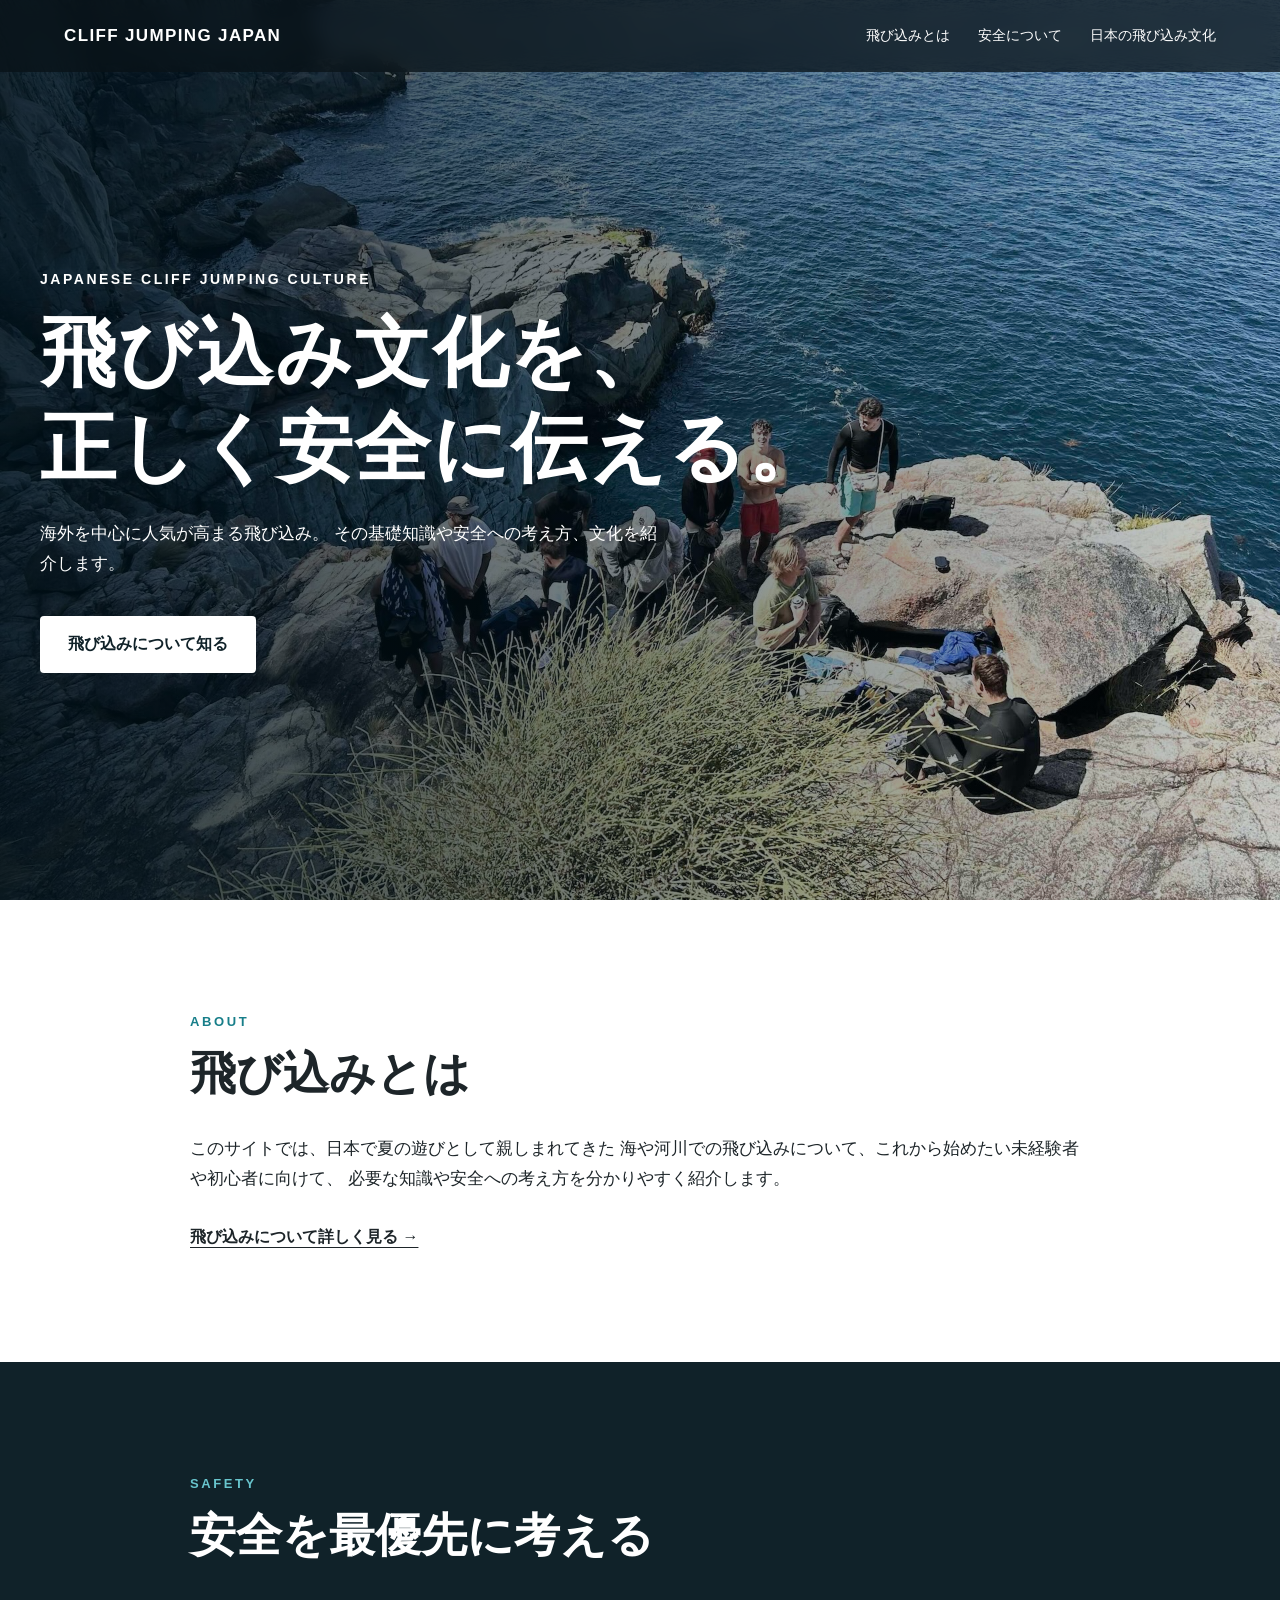
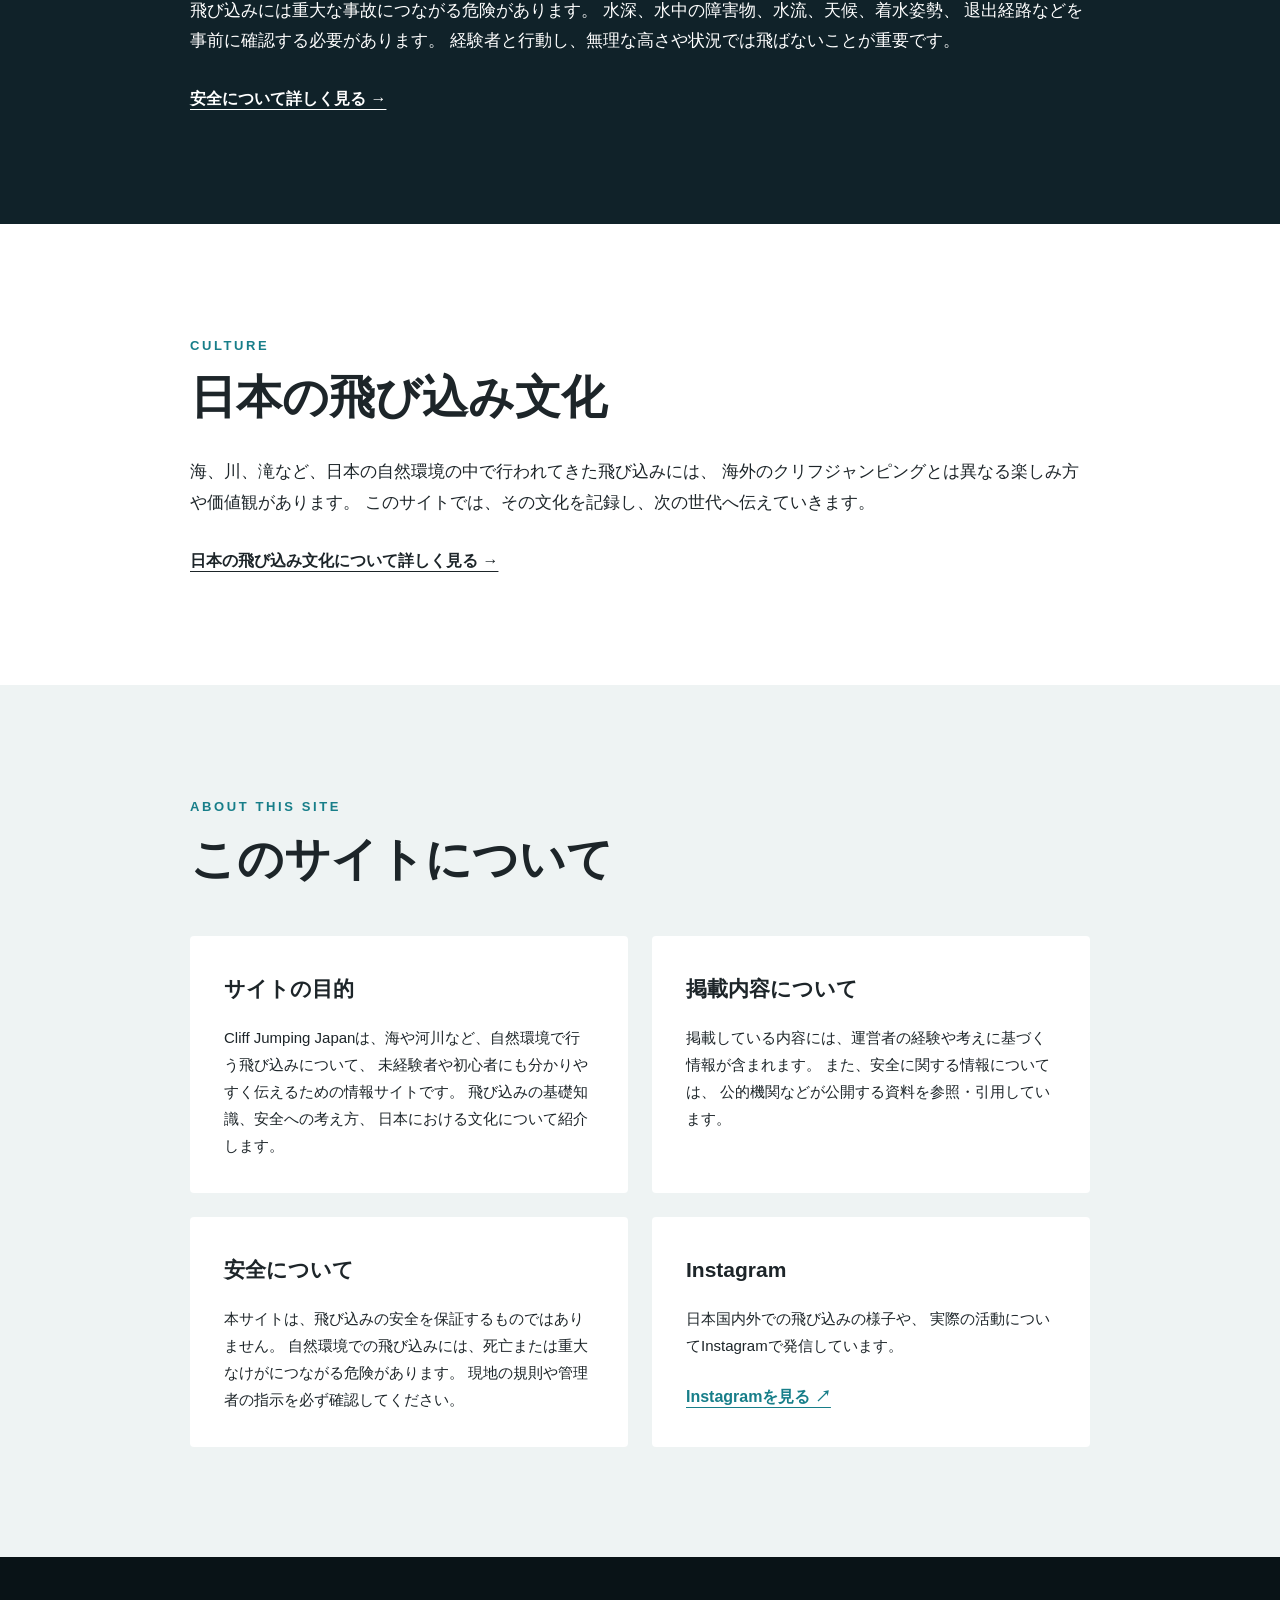
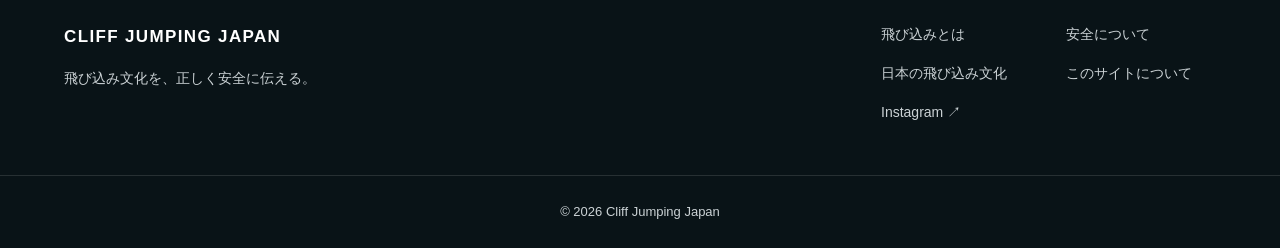
<file: index.html>
<!DOCTYPE html>
<html lang="ja">
<head>
  <meta charset="UTF-8">

  <meta
    name="viewport"
    content="width=device-width, initial-scale=1.0"
  >

  <meta
  name="description"
  content="自然環境で行う飛び込みの基礎知識、安全への考え方、日本における文化を紹介するウェブサイトです。"
  >

  <title>Cliff Jumping Japan</title>

  <link rel="stylesheet" href="css/style.css">
</head>

<body>

  <header class="site-header">
    <div class="header-inner">
      <a href="index.html" class="site-logo">
        CLIFF JUMPING JAPAN
      </a>

    <button
      class="menu-button"
      type="button"
      aria-label="メニューを開く"
      aria-expanded="false"
      aria-controls="site-navigation"
      >
      <span></span>
      <span></span>
      <span></span>
      </button>

    <nav id="site-navigation" class="site-nav">
        <a href="about.html">飛び込みとは</a>
        <a href="safety.html">安全について</a>
        <a href="culture.html">日本の飛び込み文化</a>
    </nav>
    </div>
  </header>

  <main>

    <section class="hero home-hero">

      <div class="hero-overlay"></div>

      <div class="hero-content">
        <p class="hero-subtitle">
          JAPANESE CLIFF JUMPING CULTURE
        </p>

        <h1>
          飛び込み文化を、<br>
          正しく安全に伝える。
        </h1>

        <p class="hero-description">
          海外を中心に人気が高まる飛び込み。
          その基礎知識や安全への考え方、文化を紹介します。
        </p>

        <a href="about.html" class="hero-button">
          飛び込みについて知る
        </a>
      </div>
    </section>

    <section id="about" class="content-section">
      <div class="section-inner">
        <p class="section-label">ABOUT</p>

        <h2>飛び込みとは</h2>

        <p class="section-text">
            このサイトでは、日本で夏の遊びとして親しまれてきた
            海や河川での飛び込みについて、これから始めたい未経験者や初心者に向けて、
            必要な知識や安全への考え方を分かりやすく紹介します。
        </p>
        <a href="about.html" class="section-link">飛び込みについて詳しく見る →</a>

      </div>
    </section>

    <section id="safety" class="content-section section-dark">
      <div class="section-inner">
        <p class="section-label">SAFETY</p>

        <h2>安全を最優先に考える</h2>

        <p class="section-text">
          飛び込みには重大な事故につながる危険があります。
          水深、水中の障害物、水流、天候、着水姿勢、
          退出経路などを事前に確認する必要があります。
          経験者と行動し、無理な高さや状況では飛ばないことが重要です。
        </p>

        <a href="safety.html" class="section-link">安全について詳しく見る →</a>

      </div>
    </section>

    <section id="culture" class="content-section">
      <div class="section-inner">
        <p class="section-label">CULTURE</p>

        <h2>日本の飛び込み文化</h2>

        <p class="section-text">
          海、川、滝など、日本の自然環境の中で行われてきた飛び込みには、
          海外のクリフジャンピングとは異なる楽しみ方や価値観があります。
          このサイトでは、その文化を記録し、次の世代へ伝えていきます。
        </p>

        <a href="culture.html" class="section-link">日本の飛び込み文化について詳しく見る →</a>

      </div>
    </section>

    <section id="site-info" class="site-info-section">
  <div class="section-inner">

    <p class="section-label">ABOUT THIS SITE</p>

    <h2>このサイトについて</h2>

    <div class="site-info-grid">

      <div class="site-info-card">
    <h3>サイトの目的</h3>
    <p>Cliff Jumping Japanは、海や河川など、自然環境で行う飛び込みについて、
        未経験者や初心者にも分かりやすく伝えるための情報サイトです。
        飛び込みの基礎知識、安全への考え方、
        日本における文化について紹介します。
    </p>
      </div>

      <div class="site-info-card">
    <h3>掲載内容について</h3>
    <p>
        掲載している内容には、運営者の経験や考えに基づく情報が含まれます。
        また、安全に関する情報については、
        公的機関などが公開する資料を参照・引用しています。
    </p>
      </div>

      <div class="site-info-card">
        <h3>安全について</h3>

        <p>
          本サイトは、飛び込みの安全を保証するものではありません。
          自然環境での飛び込みには、死亡または重大なけがにつながる危険があります。
          現地の規則や管理者の指示を必ず確認してください。
        </p>
      </div>

      <div class="site-info-card">
        <h3>Instagram</h3>

        <p>
          日本国内外での飛び込みの様子や、
          実際の活動についてInstagramで発信しています。
        </p>

        <a
          href="https://www.instagram.com/middle.door/"
          class="instagram-link"
          target="_blank"
          rel="noopener noreferrer"
        >
          Instagramを見る ↗
        </a>
      </div>

    </div>

  </div>
</section>

  </main>

  <footer class="site-footer">
  <div class="footer-inner">

    <div class="footer-brand">
      <a href="index.html" class="footer-logo">
        CLIFF JUMPING JAPAN
      </a>

      <p>
        飛び込み文化を、正しく安全に伝える。
      </p>
    </div>

    <div class="footer-links">
      <a href="about.html">飛び込みとは</a>
      <a href="safety.html">安全について</a>
      <a href="culture.html">日本の飛び込み文化</a>
      <a href="index.html#site-info">このサイトについて</a>

      <a
        href="https://www.instagram.com/middle.door/"
        target="_blank"
        rel="noopener noreferrer"
      >
        Instagram ↗
      </a>
    </div>

  </div>

  <div class="footer-bottom">
    <p>© 2026 Cliff Jumping Japan</p>
  </div>
</footer>
  <script src="js/script.js"></script>
</body>
</html>
</file>
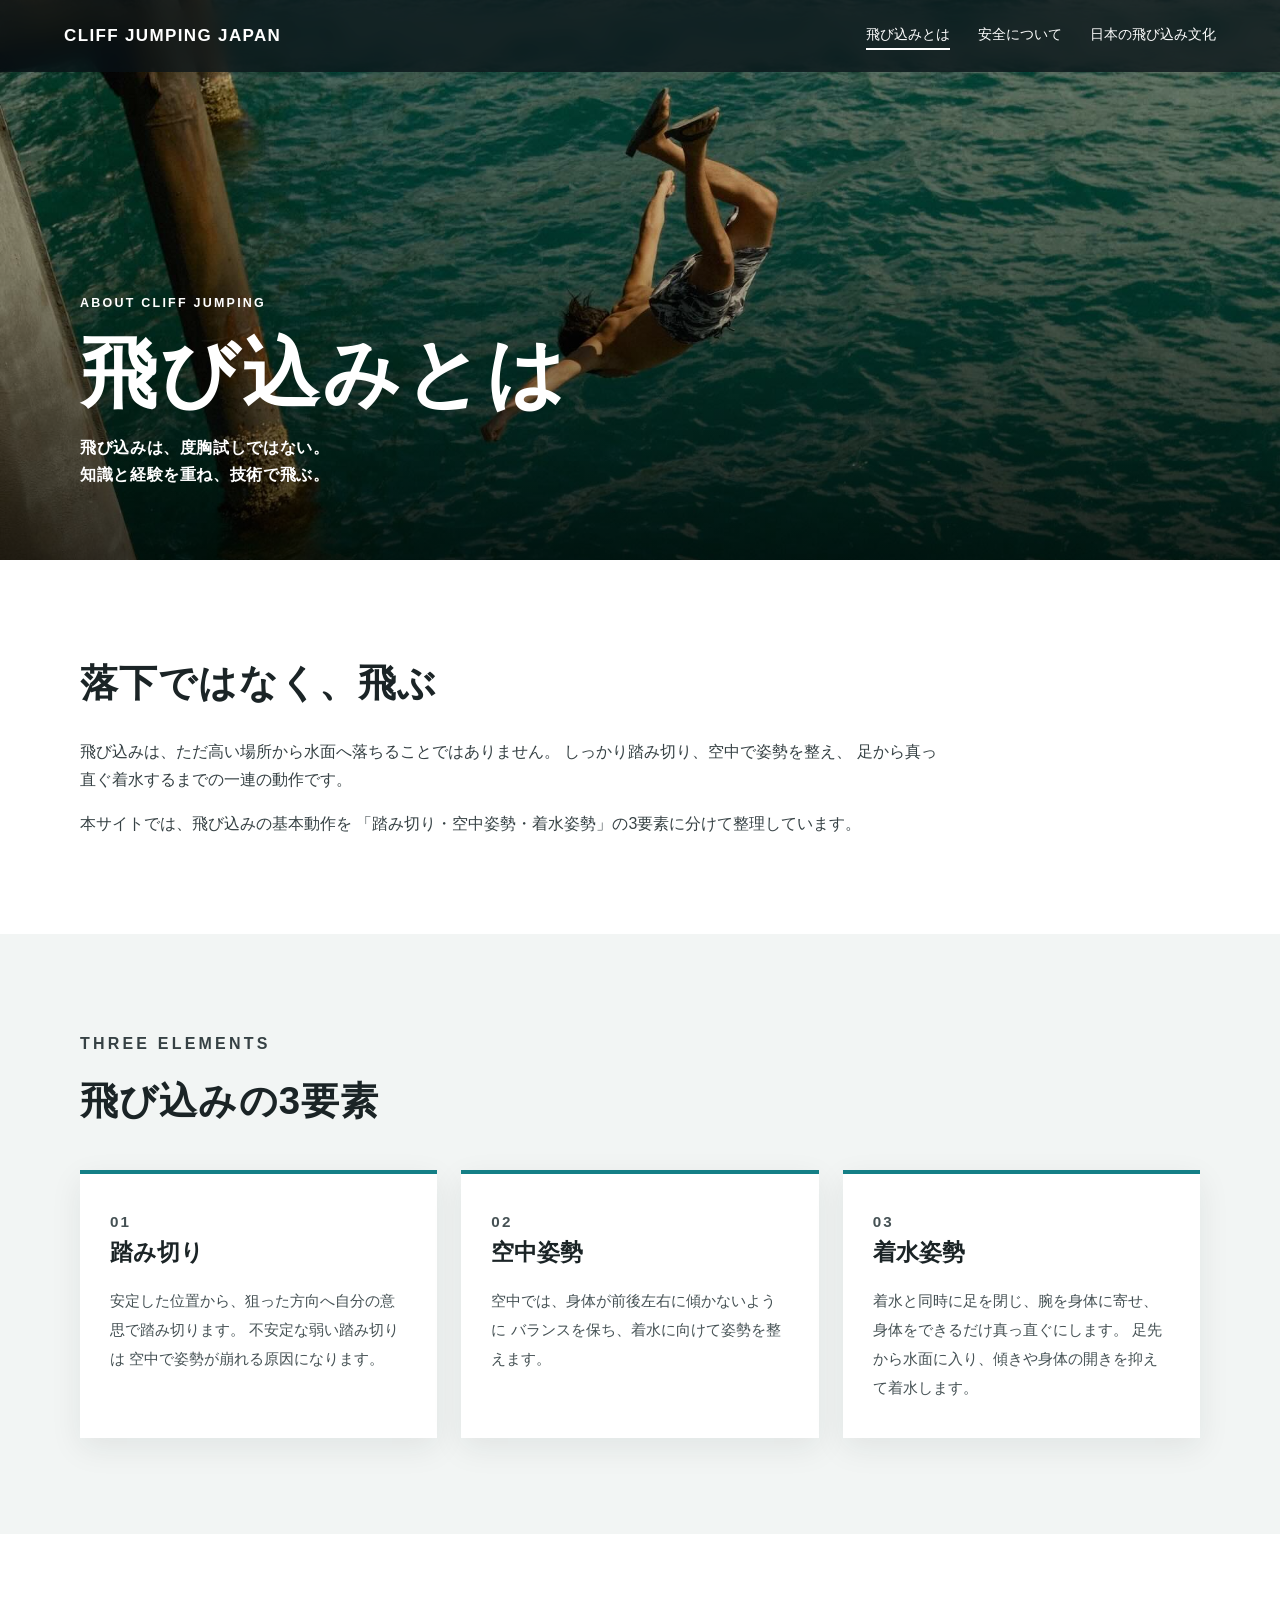
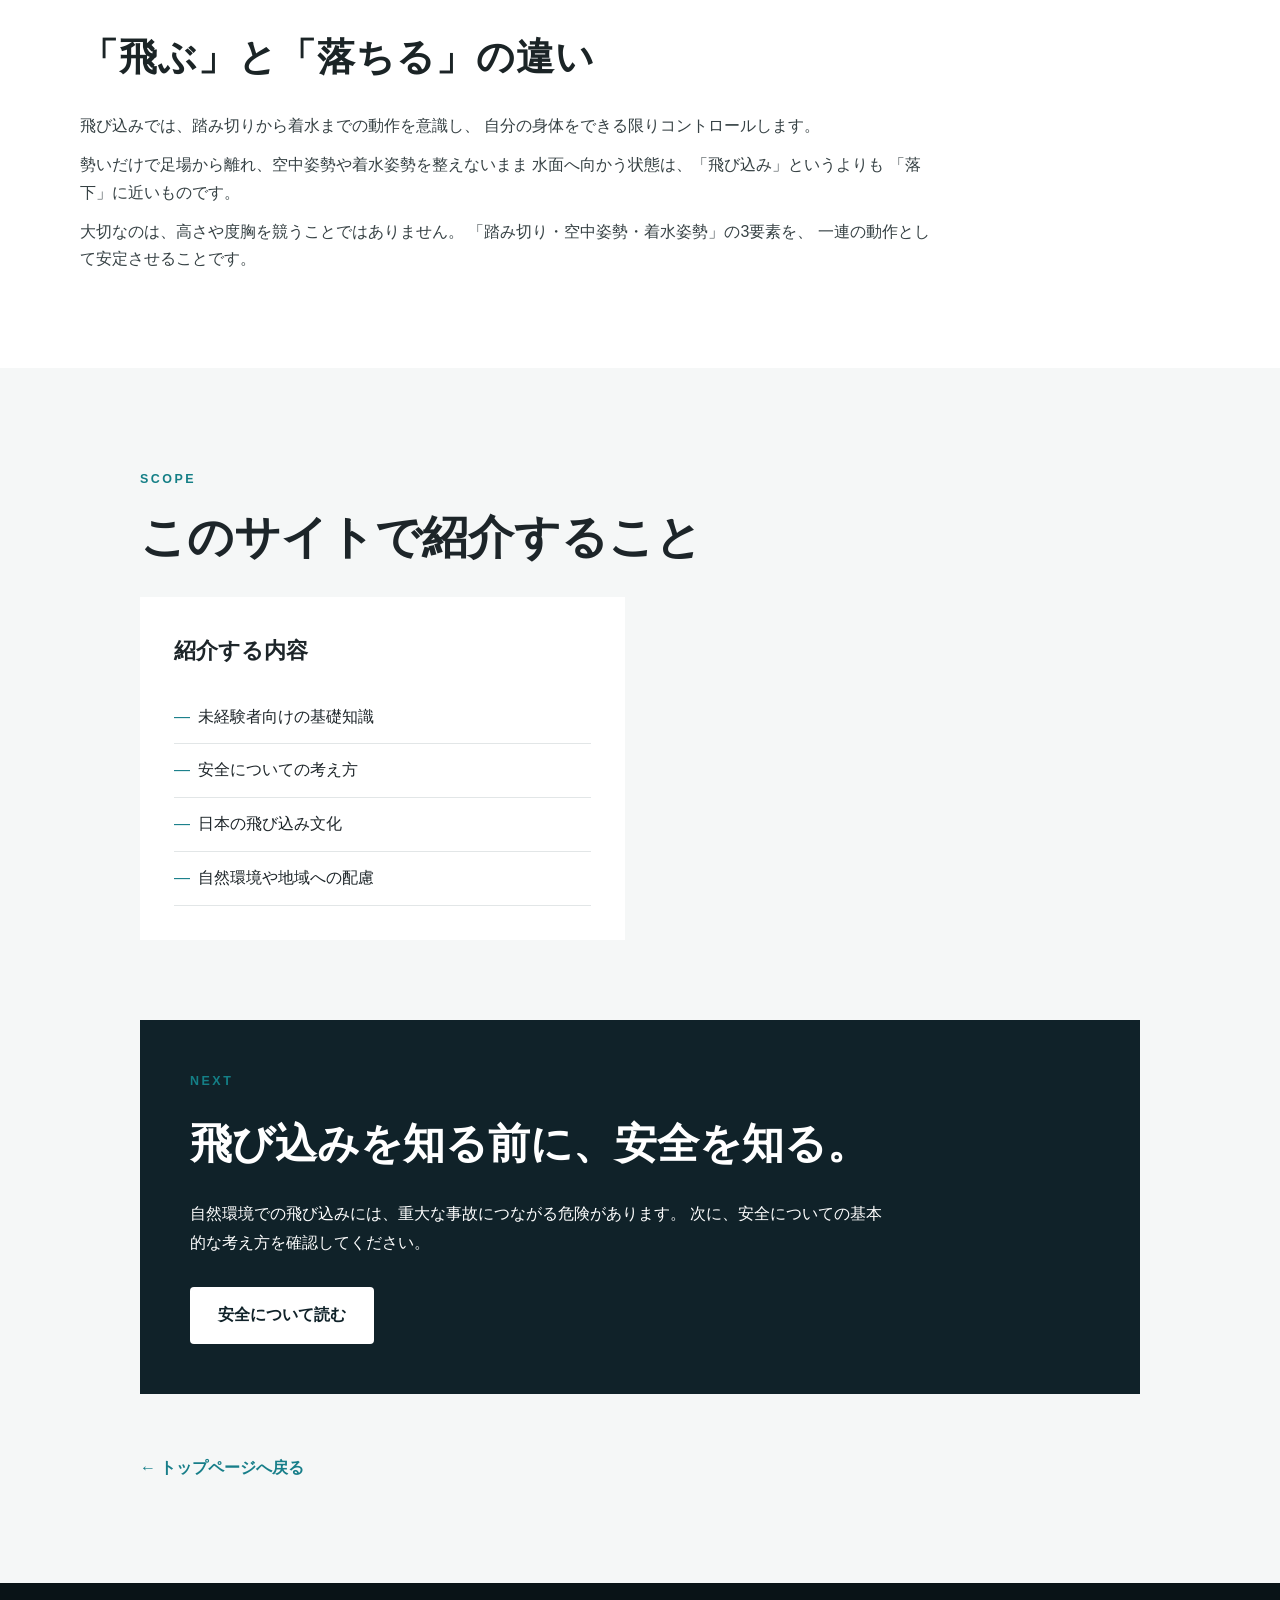
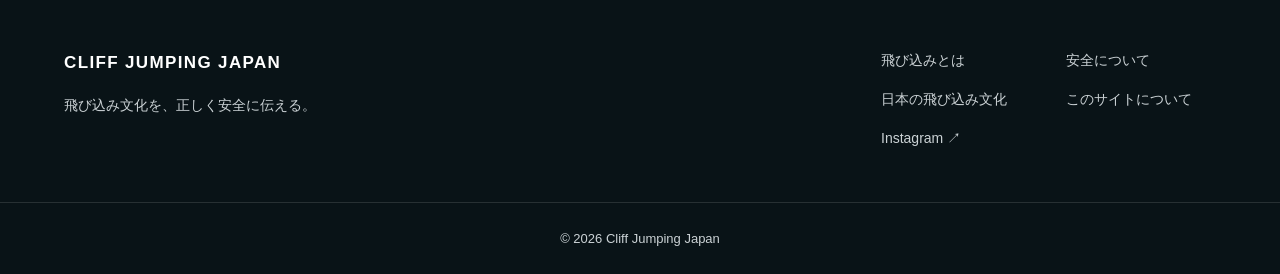
<file: about.html>
<!DOCTYPE html>
<html lang="ja">
<head>
  <meta charset="UTF-8">

  <meta
    name="viewport"
    content="width=device-width, initial-scale=1.0"
  >

  <meta
    name="description"
    content="飛び込みを構成する踏み切り・空中姿勢・着水姿勢の3要素と、落下ではなく自分の身体をコントロールして飛ぶための基本的な考え方を紹介します。"
  >

  <title>飛び込みとは | Cliff Jumping Japan</title>

  <link rel="stylesheet" href="css/style.css">
</head>

<body class="about-page">
  <header class="site-header">
    <div class="header-inner">

      <a href="index.html" class="site-logo">
        CLIFF JUMPING JAPAN
      </a>

    <button
      class="menu-button"
      type="button"
      aria-label="メニューを開く"
      aria-expanded="false"
      aria-controls="site-navigation">
      <span></span>
      <span></span>
      <span></span>
    </button>

    <nav id="site-navigation" class="site-nav">
        <a href="about.html" class="nav-current">飛び込みとは</a>
        <a href="safety.html">安全について</a>
        <a href="culture.html">日本の飛び込み文化</a>
    </nav>

    </div>
  </header>

  <main>

    <section class="about-hero">
    <div class="about-hero__content">
      <p class="about-hero__label">ABOUT CLIFF JUMPING</p>

      <h1>飛び込みとは</h1>

      <p class="about-hero__message">
        飛び込みは、度胸試しではない。<br>
        知識と経験を重ね、技術で飛ぶ。
      </p>
    </div>
  </section>

  <section class="section">
    <div class="container">
      <h2>落下ではなく、飛ぶ</h2>

      <p>
        飛び込みは、ただ高い場所から水面へ落ちることではありません。
        しっかり踏み切り、空中で姿勢を整え、
        足から真っ直ぐ着水するまでの一連の動作です。
      </p>

      <p>
        本サイトでは、飛び込みの基本動作を
        「踏み切り・空中姿勢・着水姿勢」の3要素に分けて整理しています。
      </p>
    </div>
  </section>

  <section class="section section--gray">
    <div class="container">
      <div class="section-heading">
        <p class="section-label">THREE ELEMENTS</p>
        <h2>飛び込みの3要素</h2>
      </div>

      <div class="three-elements">
        <article class="element-card">
          <p class="element-number">01</p>
          <h3>踏み切り</h3>
          <p>
            安定した位置から、狙った方向へ自分の意思で踏み切ります。
            不安定な弱い踏み切りは
            空中で姿勢が崩れる原因になります。
          </p>
        </article>

        <article class="element-card">
          <p class="element-number">02</p>
          <h3>空中姿勢</h3>
          <p>
            空中では、身体が前後左右に傾かないように
            バランスを保ち、着水に向けて姿勢を整えます。
          </p>
        </article>

        <article class="element-card">
          <p class="element-number">03</p>
          <h3>着水姿勢</h3>
          <p>
            着水と同時に足を閉じ、腕を身体に寄せ、身体をできるだけ真っ直ぐにします。
            足先から水面に入り、傾きや身体の開きを抑えて着水します。
          </p>
        </article>
      </div>
    </div>
  </section>
  
  <section class="section difference-section">
  <div class="container">
    <h2>「飛ぶ」と「落ちる」の違い</h2>

      <p>
        飛び込みでは、踏み切りから着水までの動作を意識し、
        自分の身体をできる限りコントロールします。
      </p>

      <p>
        勢いだけで足場から離れ、空中姿勢や着水姿勢を整えないまま
        水面へ向かう状態は、「飛び込み」というよりも
        「落下」に近いものです。
      </p>

      <p>
        大切なのは、高さや度胸を競うことではありません。
        「踏み切り・空中姿勢・着水姿勢」の3要素を、
        一連の動作として安定させることです。
      </p>
    </div>
  </section>

  <section class="article-section scope-section">
      <div class="article-inner">

        <div class="article-heading">
          <p class="section-label">SCOPE</p>
          <h2>このサイトで紹介すること</h2>
        </div>

        <div class="scope-grid">

          <div class="scope-column">
            <h3>紹介する内容</h3>

            <ul class="scope-list">
              <li>未経験者向けの基礎知識</li>
              <li>安全についての考え方</li>
              <li>日本の飛び込み文化</li>
              <li>自然環境や地域への配慮</li>
            </ul>
          </div>

        </div>

        <div class="next-page-box">
          <p class="section-label">NEXT</p>

          <h2>飛び込みを知る前に、安全を知る。</h2>

          <p>
            自然環境での飛び込みには、重大な事故につながる危険があります。
            次に、安全についての基本的な考え方を確認してください。
          </p>

          <a href="safety.html" class="hero-button">
            安全について読む
          </a>
        </div>

        <div class="back-link-area">
          <a href="index.html" class="back-link">
            ← トップページへ戻る
          </a>
        </div>

      </div>
    </section>

</main>

<footer class="site-footer">

  <div class="footer-inner">

    <div class="footer-brand">
      <a href="index.html" class="footer-logo">
        CLIFF JUMPING JAPAN
      </a>

      <p>
        飛び込み文化を、正しく安全に伝える。
      </p>
    </div>

    <nav
      class="footer-links"
      aria-label="フッターナビゲーション"
    >
      <a href="about.html">
        飛び込みとは
      </a>

      <a href="safety.html">
        安全について
      </a>

      <a href="culture.html">
        日本の飛び込み文化
      </a>

      <a href="index.html#site-info">
        このサイトについて
      </a>

      <a
        href="https://www.instagram.com/middle.door/"
        target="_blank"
        rel="noopener noreferrer"
      >
        Instagram ↗
      </a>
    </nav>

  </div>

  <div class="footer-bottom">
    <p>© 2026 Cliff Jumping Japan</p>
  </div>

</footer>

</body>
</html>
</file>
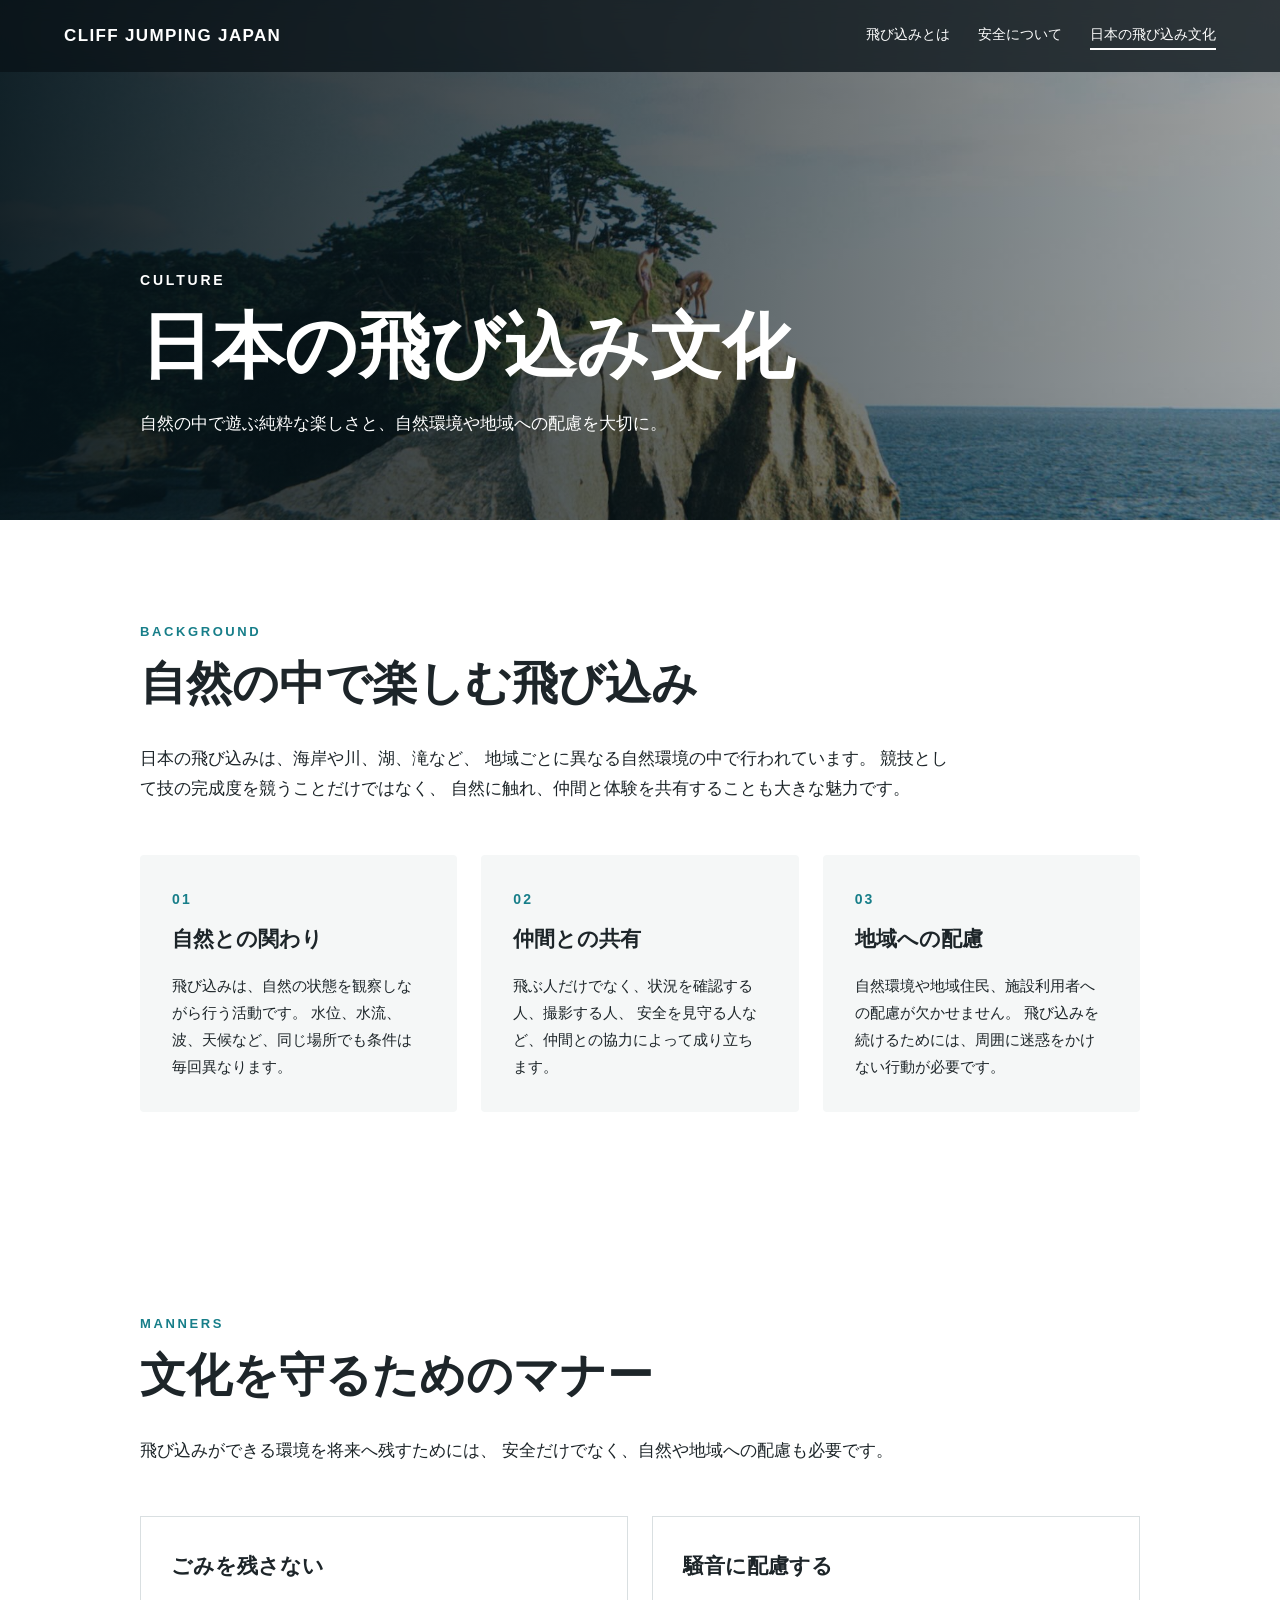
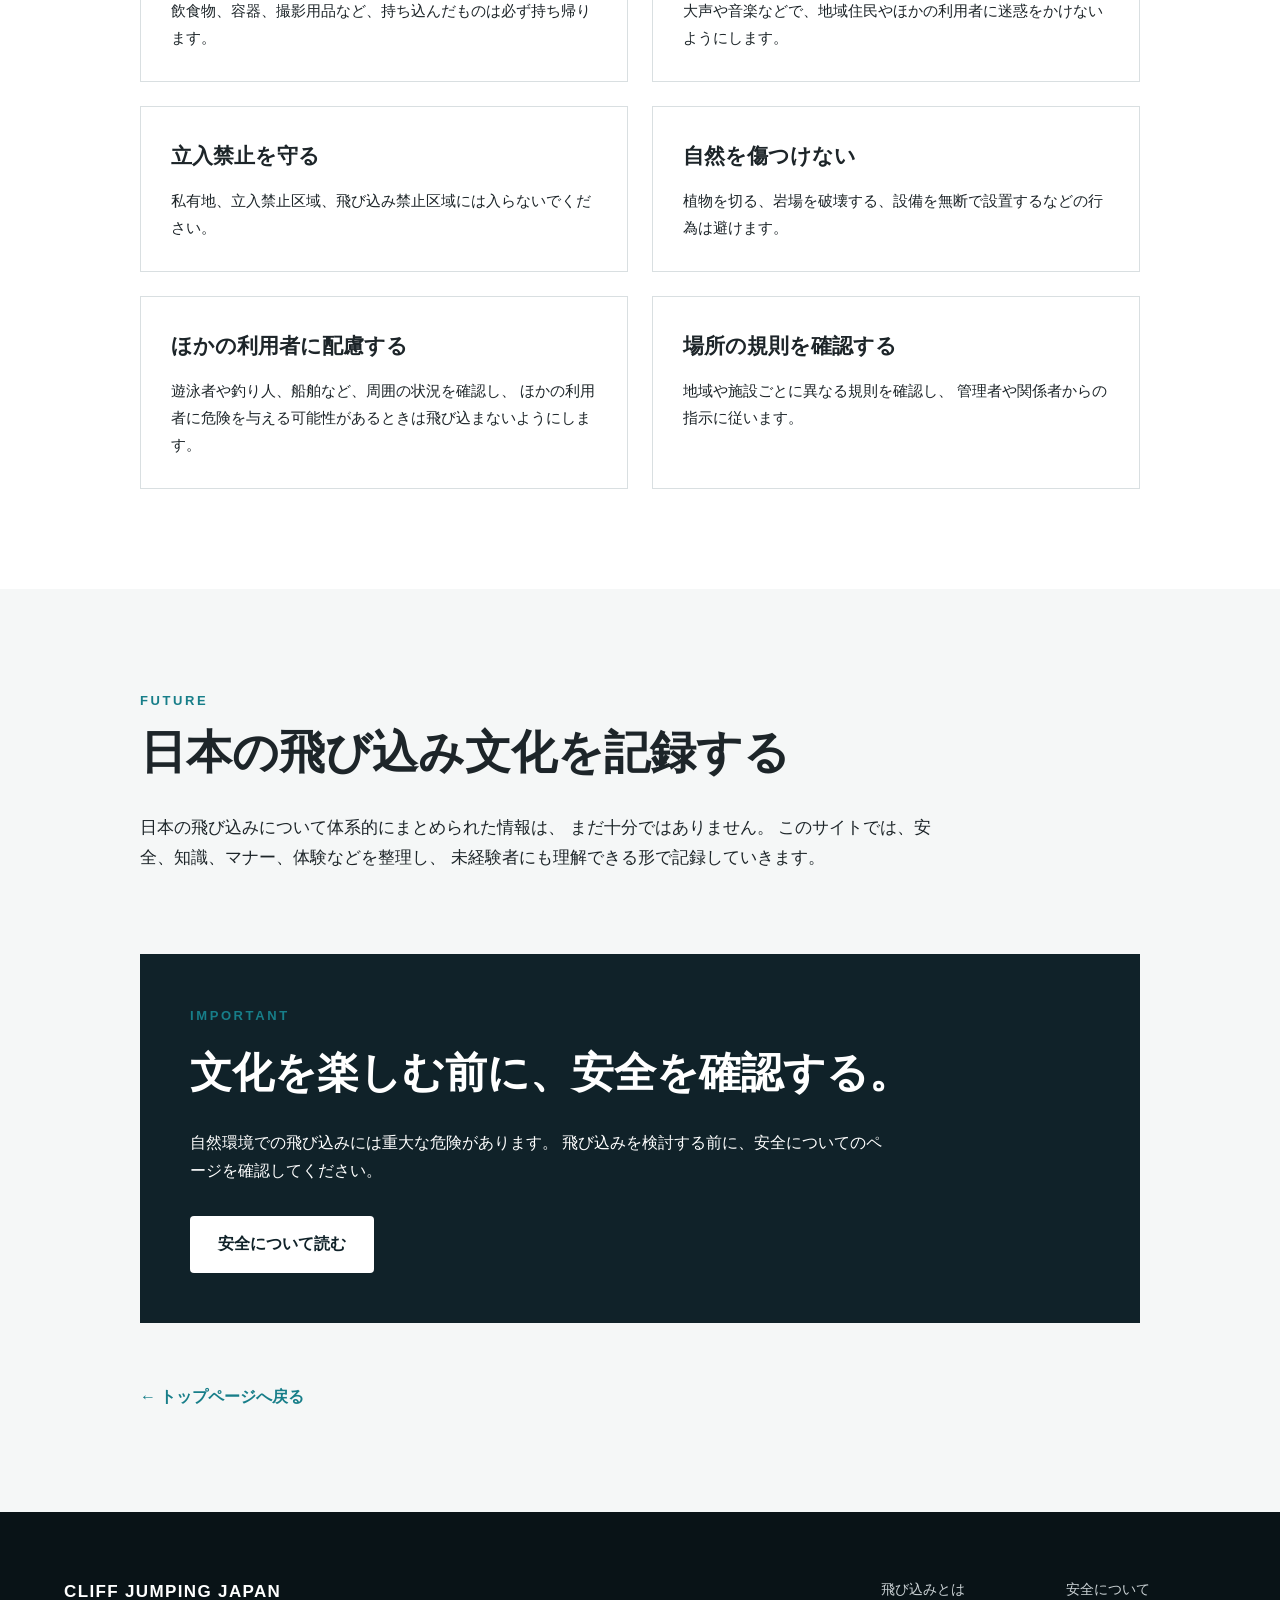
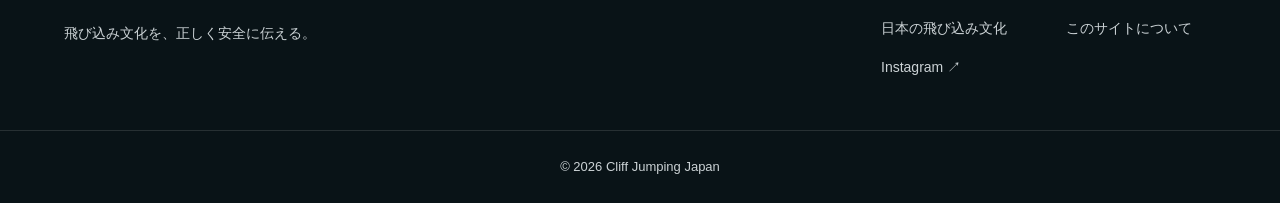
<file: culture.html>
<!DOCTYPE html>
<html lang="ja">
<head>
  <meta charset="UTF-8">

  <meta
    name="viewport"
    content="width=device-width, initial-scale=1.0"
  >

  <meta
    name="description"
    content="自然の中で遊ぶ飛び込みの魅力と、自然環境や地域、ほかの利用者への配慮、文化を守るためのマナーを紹介します。"
  >

  <title>日本の飛び込み文化 | Cliff Jumping Japan</title>

  <link rel="stylesheet" href="css/style.css">
</head>

<body>

  <header class="site-header">
    <div class="header-inner">

      <a href="index.html" class="site-logo">
        CLIFF JUMPING JAPAN
      </a>

      <button
      class="menu-button"
      type="button"
      aria-label="メニューを開く"
      aria-expanded="false"
      aria-controls="site-navigation"
      >
      <span></span>
      <span></span>
      <span></span>
    </button>

    <nav id="site-navigation" class="site-nav">
        <a href="about.html">飛び込みとは</a>
        <a href="safety.html">安全について</a>
        <a href="culture.html" class="nav-current">
          日本の飛び込み文化
        </a>
      </nav>

    </div>
  </header>

  <main>

    <section class="subpage-hero culture-hero">
      <div class="subpage-hero-overlay"></div>

      <div class="subpage-hero-content">
        <p class="subpage-label">CULTURE</p>

        <h1>日本の飛び込み文化</h1>

        <p>
          自然の中で遊ぶ純粋な楽しさと、自然環境や地域への配慮を大切に。
        </p>
      </div>
    </section>

    <section class="article-section">
      <div class="article-inner">

        <div class="article-heading">
          <p class="section-label">BACKGROUND</p>
          <h2>自然の中で楽しむ飛び込み</h2>
        </div>

        <p class="article-text">
          日本の飛び込みは、海岸や川、湖、滝など、
          地域ごとに異なる自然環境の中で行われています。
          競技として技の完成度を競うことだけではなく、
          自然に触れ、仲間と体験を共有することも大きな魅力です。
        </p>

        <div class="culture-grid">

          <article class="culture-card">
            <p class="card-number">01</p>
            <h3>自然との関わり</h3>

            <p>
              飛び込みは、自然の状態を観察しながら行う活動です。
              水位、水流、波、天候など、同じ場所でも条件は毎回異なります。
            </p>
          </article>

          <article class="culture-card">
            <p class="card-number">02</p>
            <h3>仲間との共有</h3>

            <p>
              飛ぶ人だけでなく、状況を確認する人、撮影する人、
              安全を見守る人など、仲間との協力によって成り立ちます。
            </p>
          </article>

          <article class="culture-card">
            <p class="card-number">03</p>
            <h3>地域への配慮</h3>

            <p>
              自然環境や地域住民、施設利用者への配慮が欠かせません。
              飛び込みを続けるためには、周囲に迷惑をかけない行動が必要です。
            </p>
          </article>

        </div>

      </div>
    </section>

    <section class="article-section">
      <div class="article-inner">

        <div class="article-heading">
          <p class="section-label">MANNERS</p>
          <h2>文化を守るためのマナー</h2>
        </div>

        <p class="article-text">
          飛び込みができる環境を将来へ残すためには、
          安全だけでなく、自然や地域への配慮も必要です。
        </p>

        <div class="manner-list">

          <article class="manner-item">
            <h3>ごみを残さない</h3>

            <p>
              飲食物、容器、撮影用品など、持ち込んだものは必ず持ち帰ります。
            </p>
          </article>

          <article class="manner-item">
            <h3>騒音に配慮する</h3>

            <p>
              大声や音楽などで、地域住民やほかの利用者に迷惑をかけないようにします。
            </p>
          </article>

          <article class="manner-item">
            <h3>立入禁止を守る</h3>

            <p>
              私有地、立入禁止区域、飛び込み禁止区域には入らないでください。
            </p>
          </article>

          <article class="manner-item">
            <h3>自然を傷つけない</h3>

            <p>
              植物を切る、岩場を破壊する、設備を無断で設置するなどの行為は避けます。
            </p>
          </article>

          <article class="manner-item">
            <h3>ほかの利用者に配慮する</h3>

            <p>
              遊泳者や釣り人、船舶など、周囲の状況を確認し、
              ほかの利用者に危険を与える可能性があるときは飛び込まないようにします。
            </p>
          </article>

          <article class="manner-item">
            <h3>場所の規則を確認する</h3>

            <p>
              地域や施設ごとに異なる規則を確認し、
              管理者や関係者からの指示に従います。
            </p>
          </article>

        </div>

      </div>
    </section>

    <section class="article-section culture-future">
      <div class="article-inner">

        <div class="article-heading">
          <p class="section-label">FUTURE</p>
          <h2>日本の飛び込み文化を記録する</h2>
        </div>

        <p class="article-text">
          日本の飛び込みについて体系的にまとめられた情報は、
          まだ十分ではありません。
          このサイトでは、安全、知識、マナー、体験などを整理し、
          未経験者にも理解できる形で記録していきます。
        </p>

        <div class="next-page-box">
          <p class="section-label">IMPORTANT</p>

          <h2>文化を楽しむ前に、安全を確認する。</h2>

          <p>
            自然環境での飛び込みには重大な危険があります。
            飛び込みを検討する前に、安全についてのページを確認してください。
          </p>

          <a href="safety.html" class="hero-button">
            安全について読む
          </a>
        </div>

        <div class="back-link-area">
          <a href="index.html" class="back-link">
            ← トップページへ戻る
          </a>
        </div>

      </div>
    </section>

  </main>

  <footer class="site-footer">
  <div class="footer-inner">

    <div class="footer-brand">
      <a href="index.html" class="footer-logo">
        CLIFF JUMPING JAPAN
      </a>

      <p>
        飛び込み文化を、正しく安全に伝える。
      </p>
    </div>

    <div class="footer-links">
      <a href="about.html">飛び込みとは</a>
      <a href="safety.html">安全について</a>
      <a href="culture.html">日本の飛び込み文化</a>
      <a href="index.html#site-info">このサイトについて</a>

      <a
        href="https://www.instagram.com/middle.door/"
        target="_blank"
        rel="noopener noreferrer"
      >
        Instagram ↗
      </a>
    </div>

  </div>

  <div class="footer-bottom">
    <p>© 2026 Cliff Jumping Japan</p>
  </div>
</footer>
  <script src="js/script.js"></script>
</body>
</html>
</file>
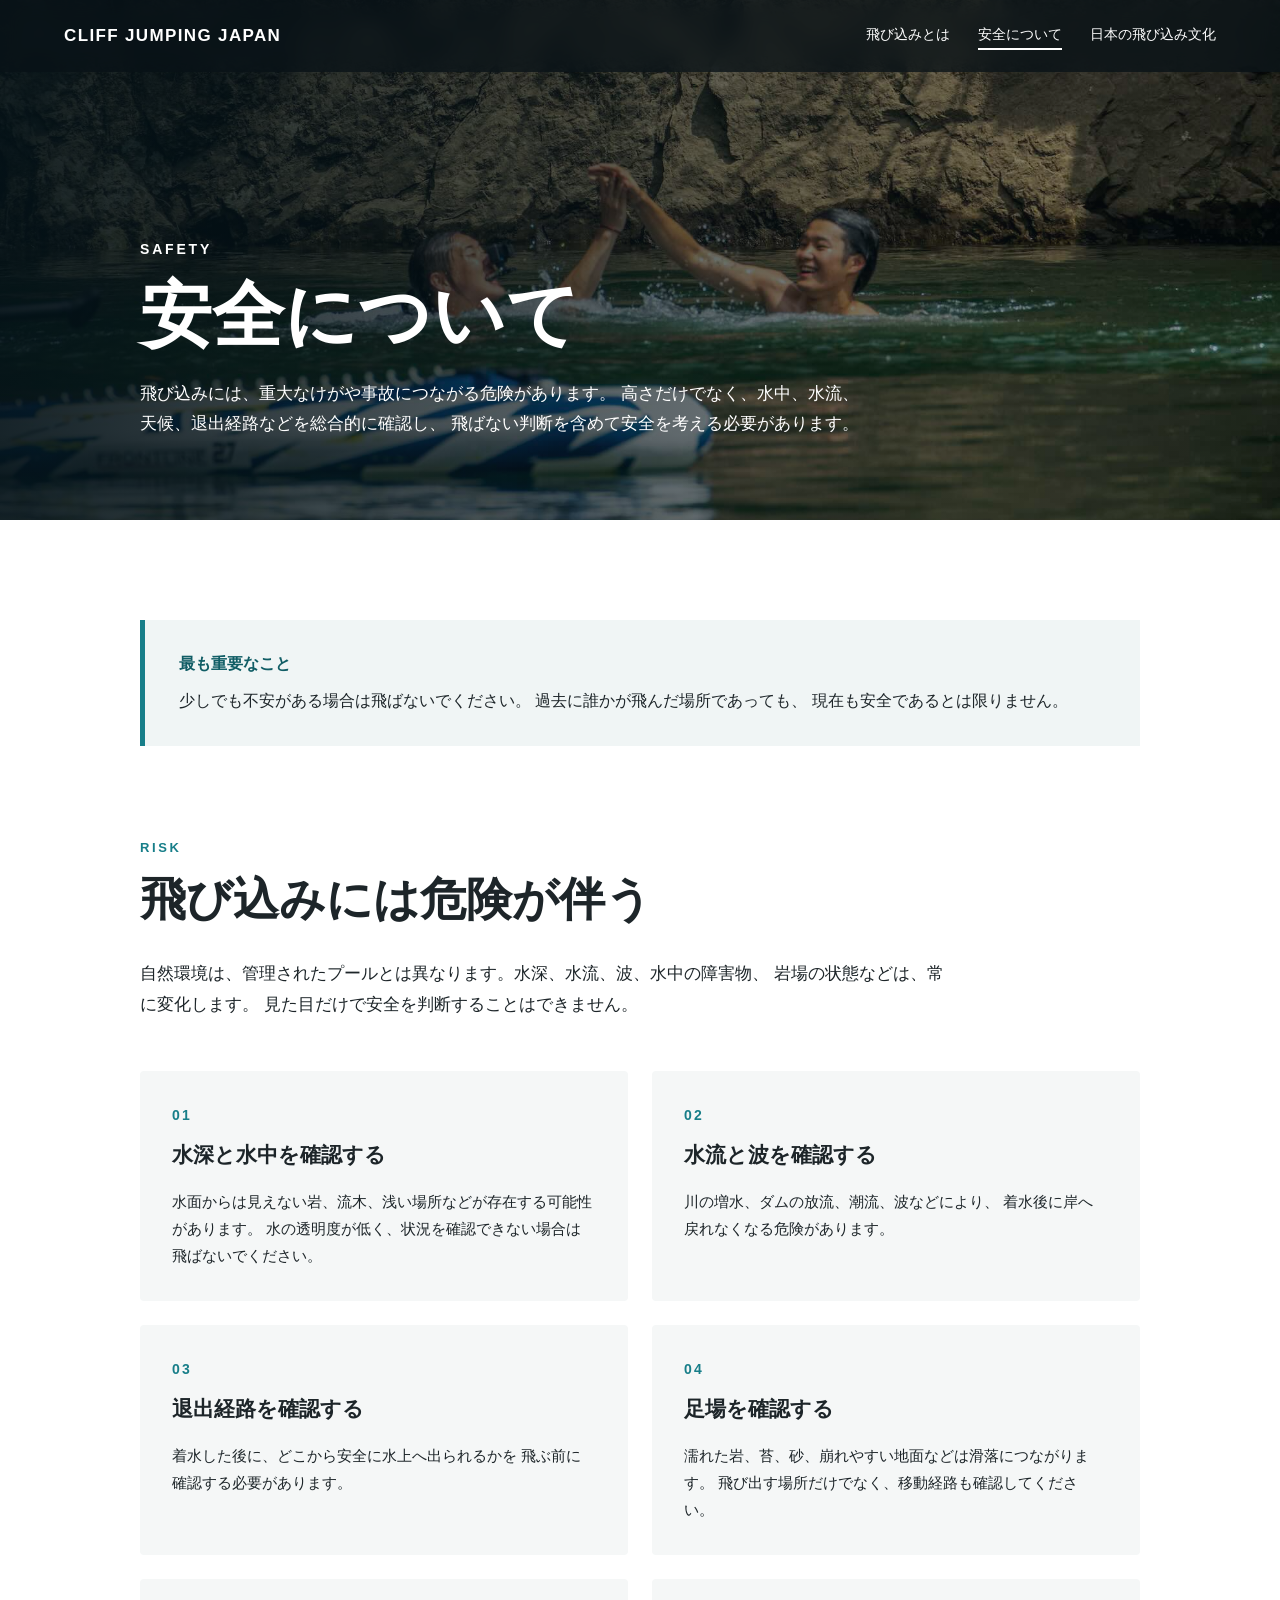
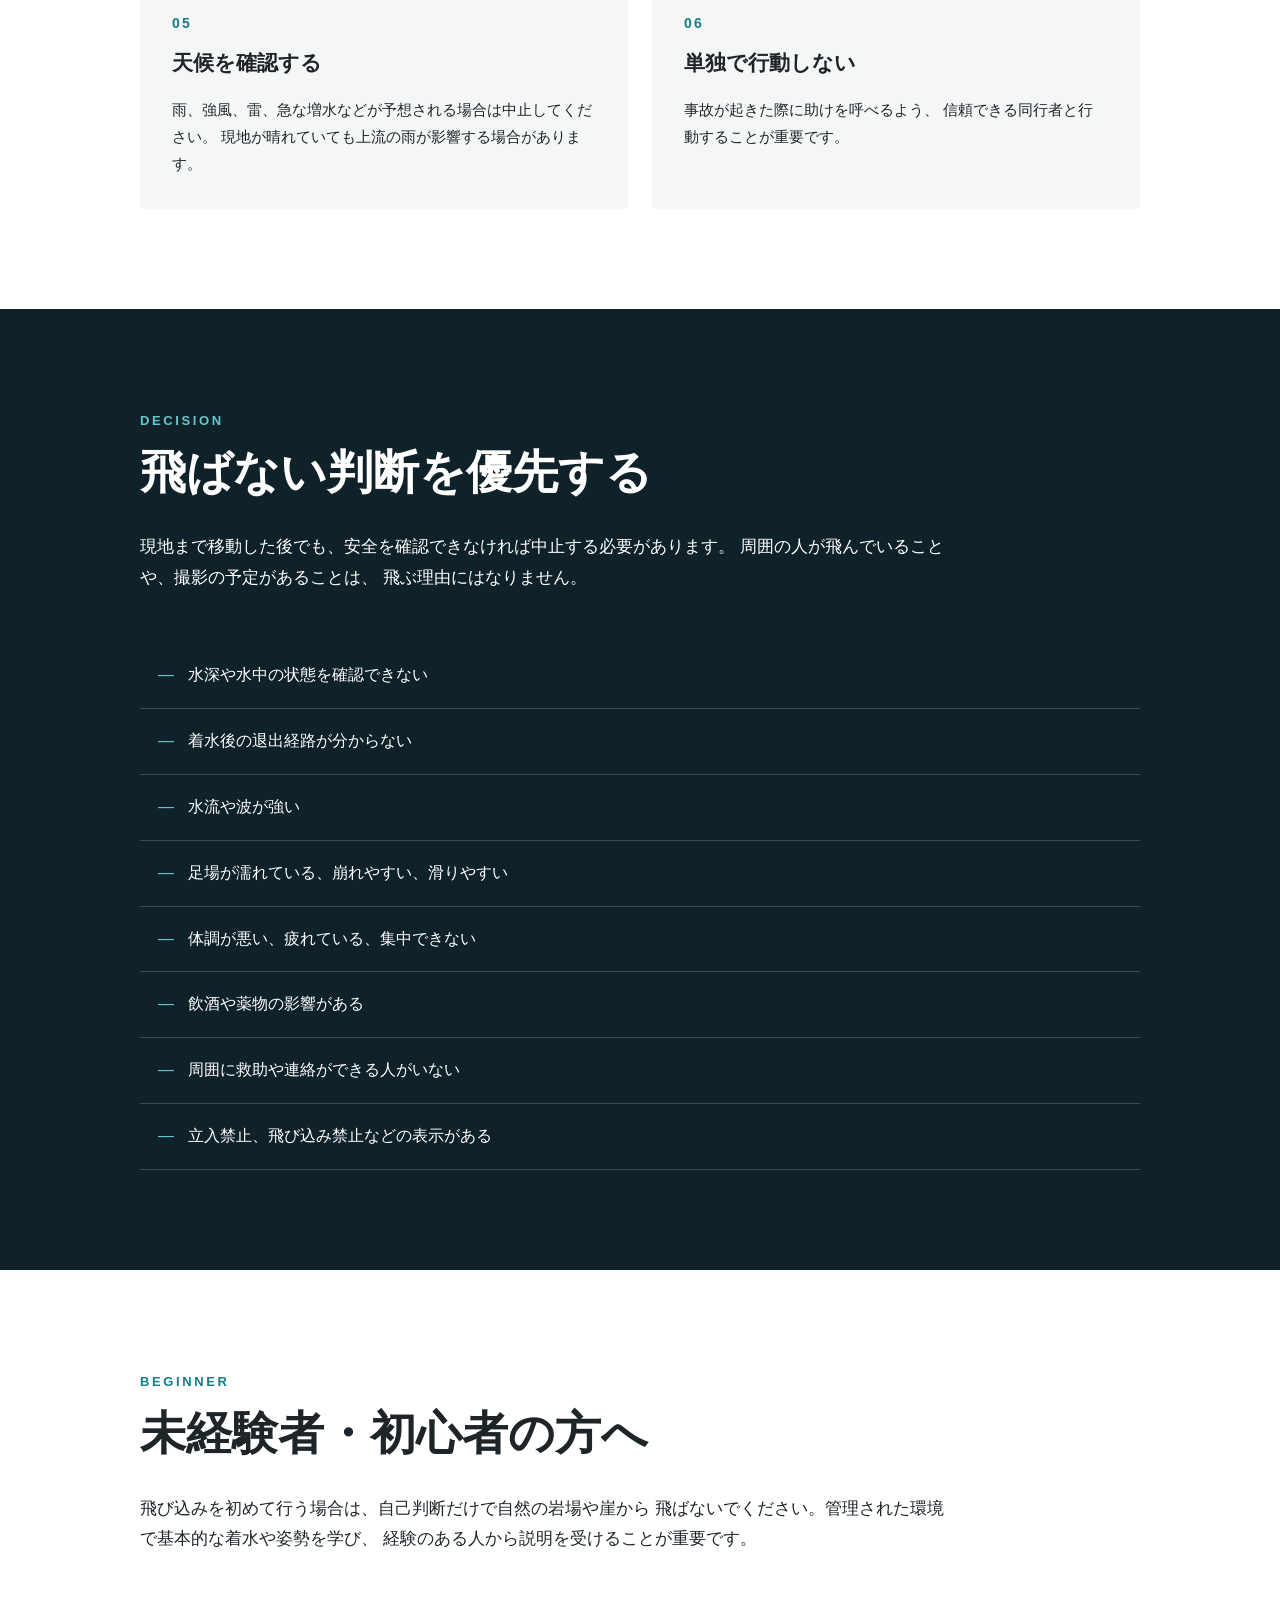
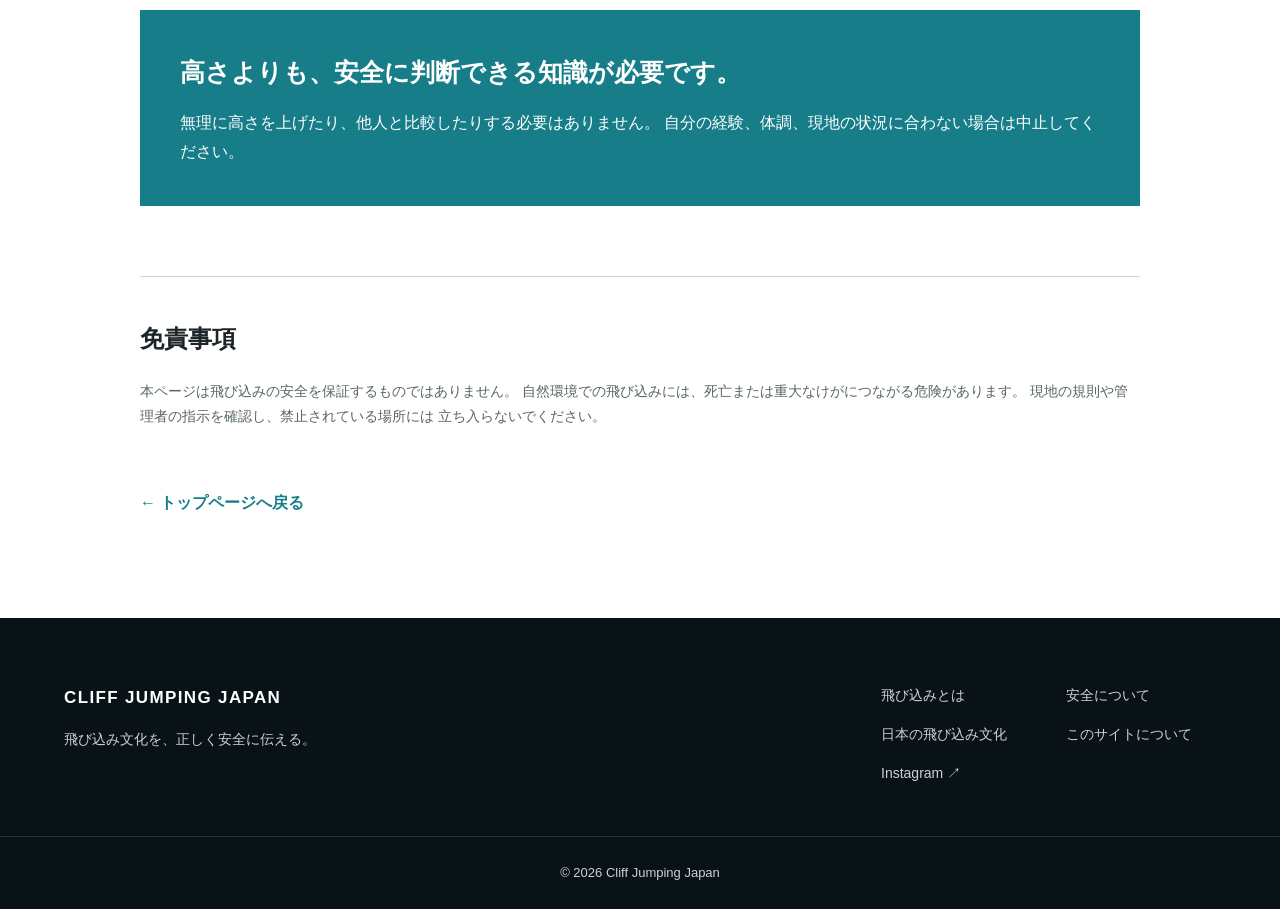
<file: safety.html>
<!DOCTYPE html>
<html lang="ja">
<head>
  <meta charset="UTF-8">

  <meta
    name="viewport"
    content="width=device-width, initial-scale=1.0"
  >

  <meta
    name="description"
    content="飛び込みを行う前に知っておくべき危険性、安全確認、判断基準について紹介します。"
  >

  <title>安全について | Cliff Jumping Japan</title>

  <link rel="stylesheet" href="css/style.css">
</head>

<body>

  <header class="site-header">
    <div class="header-inner">

      <a href="index.html" class="site-logo">
        CLIFF JUMPING JAPAN
      </a>

      <button
      class="menu-button"
      type="button"
      aria-label="メニューを開く"
      aria-expanded="false"
      aria-controls="site-navigation"
      >
      <span></span>
      <span></span>
      <span></span>
    </button>

    <nav id="site-navigation" class="site-nav">
        <a href="about.html">飛び込みとは</a>
        <a href="safety.html" class="nav-current">安全について</a>
        <a href="culture.html">日本の飛び込み文化</a>
      </nav>

    </div>
  </header>

  <main>

    <section class="subpage-hero safety-hero">
      <div class="subpage-hero-overlay"></div>

      <div class="subpage-hero-content">
        <p class="subpage-label">SAFETY</p>

        <h1>安全について</h1>

        <p>
          飛び込みには、重大なけがや事故につながる危険があります。
          高さだけでなく、水中、水流、天候、退出経路などを総合的に確認し、
          飛ばない判断を含めて安全を考える必要があります。
        </p>
      </div>
    </section>

    <section class="article-section">
      <div class="article-inner">

        <div class="important-notice">
          <p class="notice-title">最も重要なこと</p>

          <p>
            少しでも不安がある場合は飛ばないでください。
            過去に誰かが飛んだ場所であっても、
            現在も安全であるとは限りません。
          </p>
        </div>

        <div class="article-heading">
          <p class="section-label">RISK</p>
          <h2>飛び込みには危険が伴う</h2>
        </div>

        <p class="article-text">
          自然環境は、管理されたプールとは異なります。水深、水流、波、水中の障害物、
          岩場の状態などは、常に変化します。
          見た目だけで安全を判断することはできません。
        </p>

        <div class="safety-grid">

          <article class="safety-card">
            <p class="card-number">01</p>
            <h3>水深と水中を確認する</h3>
            <p>
              水面からは見えない岩、流木、浅い場所などが存在する可能性があります。
              水の透明度が低く、状況を確認できない場合は飛ばないでください。
            </p>
          </article>

          <article class="safety-card">
            <p class="card-number">02</p>
            <h3>水流と波を確認する</h3>
            <p>
              川の増水、ダムの放流、潮流、波などにより、
              着水後に岸へ戻れなくなる危険があります。
            </p>
          </article>

          <article class="safety-card">
            <p class="card-number">03</p>
            <h3>退出経路を確認する</h3>
            <p>
              着水した後に、どこから安全に水上へ出られるかを
              飛ぶ前に確認する必要があります。
            </p>
          </article>

          <article class="safety-card">
            <p class="card-number">04</p>
            <h3>足場を確認する</h3>
            <p>
              濡れた岩、苔、砂、崩れやすい地面などは滑落につながります。
              飛び出す場所だけでなく、移動経路も確認してください。
            </p>
          </article>

          <article class="safety-card">
            <p class="card-number">05</p>
            <h3>天候を確認する</h3>
            <p>
              雨、強風、雷、急な増水などが予想される場合は中止してください。
              現地が晴れていても上流の雨が影響する場合があります。
            </p>
          </article>

          <article class="safety-card">
            <p class="card-number">06</p>
            <h3>単独で行動しない</h3>
            <p>
              事故が起きた際に助けを呼べるよう、
              信頼できる同行者と行動することが重要です。
            </p>
          </article>

        </div>

      </div>
    </section>

    <section class="article-section article-dark">
      <div class="article-inner">

        <div class="article-heading">
          <p class="section-label">DECISION</p>
          <h2>飛ばない判断を優先する</h2>
        </div>

        <p class="article-text">
          現地まで移動した後でも、安全を確認できなければ中止する必要があります。
          周囲の人が飛んでいることや、撮影の予定があることは、
          飛ぶ理由にはなりません。
        </p>

        <ul class="danger-list">
          <li>水深や水中の状態を確認できない</li>
          <li>着水後の退出経路が分からない</li>
          <li>水流や波が強い</li>
          <li>足場が濡れている、崩れやすい、滑りやすい</li>
          <li>体調が悪い、疲れている、集中できない</li>
          <li>飲酒や薬物の影響がある</li>
          <li>周囲に救助や連絡ができる人がいない</li>
          <li>立入禁止、飛び込み禁止などの表示がある</li>
        </ul>

      </div>
    </section>

    <section class="article-section">
      <div class="article-inner">

        <div class="article-heading">
          <p class="section-label">BEGINNER</p>
          <h2>未経験者・初心者の方へ</h2>
        </div>

        <p class="article-text">
          飛び込みを初めて行う場合は、自己判断だけで自然の岩場や崖から
          飛ばないでください。管理された環境で基本的な着水や姿勢を学び、
          経験のある人から説明を受けることが重要です。
        </p>

        <div class="beginner-message">
          <h3>高さよりも、安全に判断できる知識が必要です。</h3>

          <p>
            無理に高さを上げたり、他人と比較したりする必要はありません。
            自分の経験、体調、現地の状況に合わない場合は中止してください。
          </p>
        </div>

        <div class="disclaimer">
          <h2>免責事項</h2>

          <p>
            本ページは飛び込みの安全を保証するものではありません。
            自然環境での飛び込みには、死亡または重大なけがにつながる危険があります。
            現地の規則や管理者の指示を確認し、禁止されている場所には
            立ち入らないでください。
          </p>
        </div>

        <div class="back-link-area">
          <a href="index.html" class="back-link">
            ← トップページへ戻る
          </a>
        </div>

      </div>
    </section>

  </main>

  <footer class="site-footer">
  <div class="footer-inner">

    <div class="footer-brand">
      <a href="index.html" class="footer-logo">
        CLIFF JUMPING JAPAN
      </a>

      <p>
        飛び込み文化を、正しく安全に伝える。
      </p>
    </div>

    <div class="footer-links">
      <a href="about.html">飛び込みとは</a>
      <a href="safety.html">安全について</a>
      <a href="culture.html">日本の飛び込み文化</a>
      <a href="index.html#site-info">このサイトについて</a>

      <a
        href="https://www.instagram.com/middle.door/"
        target="_blank"
        rel="noopener noreferrer"
      >
        Instagram ↗
      </a>
    </div>

  </div>

  <div class="footer-bottom">
    <p>© 2026 Cliff Jumping Japan</p>
  </div>
</footer>
  <script src="js/script.js"></script>
</body>
</html>
</file>
<file: css/style.css>
/* 基本設定 */

* {
  box-sizing: border-box;
}

html {
  scroll-behavior: smooth;
}

body {
  margin: 0;
  color: #1d2529;
  background-color: #ffffff;
  font-family:
    -apple-system,
    BlinkMacSystemFont,
    "Helvetica Neue",
    "Hiragino Kaku Gothic ProN",
    "Yu Gothic",
    sans-serif;
  line-height: 1.8;
}

a {
  color: inherit;
  text-decoration: none;
}


/* ヘッダー */

.site-header {
  position: fixed;
  top: 0;
  left: 0;
  z-index: 100;
  width: 100%;
  color: #ffffff;
  background-color: rgba(8, 18, 23, 0.75);
  backdrop-filter: blur(10px);
}

.header-inner {
  display: flex;
  align-items: center;
  justify-content: space-between;
  max-width: 1200px;
  height: 72px;
  margin: 0 auto;
  padding: 0 24px;
}

.site-logo {
  font-size: 17px;
  font-weight: 700;
  letter-spacing: 0.08em;
}

.site-nav {
  display: flex;
  gap: 28px;
}

.site-nav a {
  font-size: 14px;
  transition: opacity 0.3s;
}

.site-nav a:hover {
  opacity: 0.65;
}

.menu-button {
  display: none;
  width: 44px;
  height: 44px;
  padding: 10px;
  background: transparent;
  border: 0;
  cursor: pointer;
}

.menu-button span {
  display: block;
  width: 100%;
  height: 2px;
  margin: 5px 0;
  background-color: #ffffff;
  transition:
    transform 0.3s,
    opacity 0.3s;
}


/* メイン画像 */

.hero {
  position: relative;
  display: flex;
  align-items: center;
  min-height: 100vh;
  padding: 120px 24px 80px;
  color: #ffffff;
  background-position: center;
  background-size: cover;
  background-repeat: no-repeat;
}

.home-hero {
  background-image: url("../images/hero-optimized.jpg");
}

.hero-overlay {
  position: absolute;
  inset: 0;
  background:
    linear-gradient(
      90deg,
      rgba(0, 15, 22, 0.85) 0%,
      rgba(0, 15, 22, 0.4) 65%,
      rgba(0, 15, 22, 0.2) 100%
    );
}

.hero-content {
  position: relative;
  z-index: 1;
  width: 100%;
  max-width: 1200px;
  margin: 0 auto;
}

.hero-subtitle {
  margin: 0 0 12px;
  font-size: 14px;
  font-weight: 600;
  letter-spacing: 0.18em;
}

.hero h1 {
  margin: 0 0 24px;
  font-size: clamp(38px, 6vw, 76px);
  line-height: 1.25;
  letter-spacing: 0.02em;
}

.hero-description {
  max-width: 620px;
  margin: 0 0 36px;
  font-size: 17px;
}

.hero-button {
  display: inline-block;
  padding: 14px 28px;
  color: #102229;
  font-weight: 700;
  background-color: #ffffff;
  border-radius: 4px;
  transition:
    color 0.3s,
    background-color 0.3s;
}

.hero-button:hover {
  color: #ffffff;
  background-color: #177e89;
}


/* 各コンテンツ */

.content-section {
  padding: 110px 24px;
}

.section-inner {
  max-width: 900px;
  margin: 0 auto;
}

.section-label {
  margin: 0 0 8px;
  color: #177e89;
  font-size: 13px;
  font-weight: 700;
  letter-spacing: 0.2em;
}

.content-section h2 {
  margin: 0 0 28px;
  font-size: clamp(30px, 4vw, 46px);
  line-height: 1.4;
}

.section-text {
  margin: 0;
  font-size: 17px;
}

.section-dark {
  color: #ffffff;
  background-color: #102229;
}

.section-dark .section-label {
  color: #68c5cd;
}


/* フッター */

/* このサイトについて */

.site-info-section {
  padding: 110px 24px;
  background-color: #eef3f3;
}

.site-info-section h2 {
  margin: 0 0 45px;
  font-size: clamp(30px, 4vw, 46px);
  line-height: 1.4;
}

.site-info-grid {
  display: grid;
  grid-template-columns: repeat(2, 1fr);
  gap: 24px;
}

.site-info-card {
  padding: 34px;
  background-color: #ffffff;
  border-radius: 4px;
}

.site-info-card h3 {
  margin: 0 0 16px;
  font-size: 21px;
}

.site-info-card p {
  margin: 0;
  font-size: 15px;
}

.instagram-link {
  display: inline-block;
  margin-top: 24px;
  color: #177e89;
  font-weight: 700;
  text-decoration: underline;
  text-underline-offset: 5px;
}


/* フッター */

.site-footer {
  padding: 0;
  color: #cbd2d5;
  background-color: #091317;
}

.footer-inner {
  display: flex;
  justify-content: space-between;
  gap: 60px;
  max-width: 1200px;
  margin: 0 auto;
  padding: 65px 24px 50px;
}

.footer-brand {
  max-width: 420px;
}

.footer-logo {
  display: inline-block;
  margin-bottom: 14px;
  color: #ffffff;
  font-size: 17px;
  font-weight: 700;
  letter-spacing: 0.08em;
}

.footer-brand p {
  margin: 0;
  font-size: 14px;
}

.footer-links {
  display: grid;
  grid-template-columns: repeat(2, minmax(150px, 1fr));
  gap: 14px 35px;
}

.footer-links a {
  font-size: 14px;
  transition: color 0.3s;
}

.footer-links a:hover {
  color: #ffffff;
}

.footer-bottom {
  padding: 24px;
  text-align: center;
  border-top: 1px solid rgba(255, 255, 255, 0.12);
}

.footer-bottom p {
  margin: 0;
  font-size: 13px;
}

/* 下層ページ共通 */

.subpage-hero {
  position: relative;
  display: flex;
  align-items: flex-end;
  min-height: 520px;
  padding: 150px 24px 80px;
  color: #ffffff;
  background-position: center;
  background-size: cover;
}

.safety-hero {
  background-image: url("../images/safety-hero-optimized.jpg");
  background-position: center 65%;
  background-repeat: no-repeat;
}

.subpage-hero-overlay {
  position: absolute;
  inset: 0;
  background:
    linear-gradient(
      90deg,
      rgba(4, 18, 24, 0.92) 0%,
      rgba(4, 18, 24, 0.58) 60%,
      rgba(4, 18, 24, 0.35) 100%
    );
}

.subpage-hero-content {
  position: relative;
  z-index: 1;
  width: 100%;
  max-width: 1000px;
  margin: 0 auto;
}

.subpage-label {
  margin: 0 0 10px;
  font-size: 14px;
  font-weight: 700;
  letter-spacing: 0.2em;
}

.subpage-hero h1 {
  margin: 0 0 20px;
  font-size: clamp(42px, 6vw, 72px);
  line-height: 1.2;
}

.subpage-hero-content > p:last-child {
  max-width: 720px;
  margin: 0;
  font-size: 17px;
}


/* 記事部分 */

.article-section {
  padding: 100px 24px;
}

.article-inner {
  max-width: 1000px;
  margin: 0 auto;
}

.article-heading {
  margin-bottom: 28px;
}

.article-heading h2 {
  margin: 0;
  font-size: clamp(30px, 4vw, 46px);
  line-height: 1.4;
}

.article-text {
  max-width: 820px;
  margin: 0 0 50px;
  font-size: 17px;
}

.important-notice {
  margin-bottom: 90px;
  padding: 30px 34px;
  background-color: #f0f5f5;
  border-left: 5px solid #177e89;
}

.important-notice p {
  margin: 0;
}

.important-notice .notice-title {
  margin-bottom: 8px;
  color: #105d65;
  font-weight: 700;
}


/* 安全項目カード */

.safety-grid {
  display: grid;
  grid-template-columns: repeat(2, 1fr);
  gap: 24px;
}

.safety-card {
  padding: 32px;
  background-color: #f5f7f7;
  border-radius: 4px;
}

.card-number {
  margin: 0 0 8px;
  color: #177e89;
  font-size: 14px;
  font-weight: 700;
  letter-spacing: 0.15em;
}

.safety-card h3 {
  margin: 0 0 14px;
  font-size: 21px;
}

.safety-card p:last-child {
  margin: 0;
  font-size: 15px;
}


/* 飛ばない判断 */

.article-dark {
  color: #ffffff;
  background-color: #102229;
}

.article-dark .section-label {
  color: #68c5cd;
}

.danger-list {
  margin: 0;
  padding: 0;
  list-style: none;
}

.danger-list li {
  position: relative;
  padding: 18px 20px 18px 48px;
  border-bottom: 1px solid rgba(255, 255, 255, 0.18);
}

.danger-list li::before {
  position: absolute;
  top: 18px;
  left: 18px;
  color: #68c5cd;
  content: "—";
}


/* 初心者向け */

.beginner-message {
  margin: 55px 0;
  padding: 40px;
  color: #ffffff;
  background-color: #177e89;
}

.beginner-message h3 {
  margin: 0 0 14px;
  font-size: 25px;
}

.beginner-message p {
  margin: 0;
}

.disclaimer {
  margin-top: 70px;
  padding-top: 40px;
  border-top: 1px solid #ccd3d5;
}

.disclaimer h2 {
  margin: 0 0 18px;
  font-size: 24px;
}

.disclaimer p {
  margin: 0;
  font-size: 14px;
  color: #596568;
}

.back-link-area {
  margin-top: 60px;
}

.back-link {
  display: inline-block;
  color: #177e89;
  font-weight: 700;
}

.back-link:hover {
  text-decoration: underline;
}

.nav-current {
  border-bottom: 2px solid #ffffff;
}

.section-link {
  display: inline-block;
  margin-top: 28px;
  font-weight: 700;
  text-decoration: underline;
  text-underline-offset: 5px;
}

/* 飛び込みとはページ */

.about-hero {
  background-image: url("../images/about-hero-optimized.jpg");
}

.about-grid {
  display: grid;
  grid-template-columns: repeat(3, 1fr);
  gap: 24px;
}

.about-card {
  padding: 32px;
  background-color: #f5f7f7;
  border-radius: 4px;
}

.about-card h3 {
  margin: 0 0 14px;
  font-size: 21px;
}

.about-card p:last-child {
  margin: 0;
  font-size: 15px;
}

.straight-message {
  max-width: 820px;
  padding: 36px;
  background-color: rgba(255, 255, 255, 0.08);
  border-left: 5px solid #68c5cd;
}

.straight-message h3 {
  margin: 0 0 14px;
  font-size: 24px;
}

.straight-message p {
  margin: 0;
}

.term-list {
  display: grid;
  grid-template-columns: repeat(2, 1fr);
  gap: 24px;
}

.term-box {
  padding: 32px;
  border: 1px solid #d9dfe1;
}

.term-box h3 {
  margin: 0 0 14px;
  font-size: 21px;
}

.term-box p {
  margin: 0;
  font-size: 15px;
}

.scope-section {
  background-color: #f5f7f7;
}

.scope-grid {
  display: grid;
  grid-template-columns: repeat(2, 1fr);
  gap: 30px;
}

.scope-column {
  padding: 34px;
  background-color: #ffffff;
}

.scope-column h3 {
  margin: 0 0 20px;
  font-size: 22px;
}

.scope-list {
  margin: 0;
  padding: 0;
  list-style: none;
}

.scope-list li {
  position: relative;
  padding: 12px 0 12px 24px;
  border-bottom: 1px solid #e2e6e7;
}

.scope-list li::before {
  position: absolute;
  left: 0;
  color: #177e89;
  content: "—";
}

.next-page-box {
  margin-top: 80px;
  padding: 50px;
  color: #ffffff;
  background-color: #102229;
}

.next-page-box h2 {
  margin: 0 0 18px;
  font-size: clamp(28px, 4vw, 42px);
}

.next-page-box > p:not(.section-label) {
  max-width: 700px;
  margin: 0 0 30px;
}

.next-page-box .hero-button {
  color: #102229;
  background-color: #ffffff;
}

/* 日本の飛び込み文化ページ */

.culture-hero {
  background-image: url("../images/culture-hero-optimized.jpg");
  background-position: center 65%;
}

.culture-grid {
  display: grid;
  grid-template-columns: repeat(3, 1fr);
  gap: 24px;
}

.culture-card {
  padding: 32px;
  background-color: #f5f7f7;
  border-radius: 4px;
}

.culture-card h3 {
  margin: 0 0 14px;
  font-size: 21px;
}

.culture-card p:last-child {
  margin: 0;
  font-size: 15px;
}

.culture-message {
  max-width: 820px;
  padding: 36px;
  background-color: rgba(255, 255, 255, 0.08);
  border-left: 5px solid #68c5cd;
}

.culture-message h3 {
  margin: 0 0 14px;
  font-size: 24px;
}

.culture-message p {
  margin: 0;
}

.manner-list {
  display: grid;
  grid-template-columns: repeat(2, 1fr);
  gap: 24px;
}

.manner-item {
  padding: 30px;
  border: 1px solid #d9dfe1;
}

.manner-item h3 {
  margin: 0 0 12px;
  font-size: 21px;
}

.manner-item p {
  margin: 0;
  font-size: 15px;
}

.culture-future {
  background-color: #f5f7f7;
}

/* スマートフォン */

body.menu-open {
  overflow: hidden;
}

@media (max-width: 700px) {

  .header-inner {
    height: 64px;
  }

  .site-logo {
    font-size: 14px;
  }

    .menu-button {
    position: relative;
    z-index: 110;
    display: block;
  }

  .site-nav {
    position: fixed;
    top: 64px;
    left: 0;
    z-index: 105;
    display: flex;
    flex-direction: column;
    gap: 0;
    width: 100%;
    padding: 12px 24px 24px;
    background-color: rgba(8, 18, 23, 0.97);
    opacity: 0;
    visibility: hidden;
    transform: translateY(-12px);
    transition:
      opacity 0.3s,
      visibility 0.3s,
      transform 0.3s;
  }

  .site-nav.is-open {
    opacity: 1;
    visibility: visible;
    transform: translateY(0);
  }

  .site-nav a {
    width: 100%;
    padding: 18px 4px;
    font-size: 16px;
    border-bottom: 1px solid rgba(255, 255, 255, 0.18);
  }

  .site-nav a:last-child {
    border-bottom: 0;
  }

  .nav-current {
    border-bottom-color: rgba(255, 255, 255, 0.18);
  }

  .menu-button.is-open span:nth-child(1) {
    transform: translateY(7px) rotate(45deg);
  }

  .menu-button.is-open span:nth-child(2) {
    opacity: 0;
  }

  .menu-button.is-open span:nth-child(3) {
    transform: translateY(-7px) rotate(-45deg);
  }

  .hero {
    min-height: 90vh;
    padding-top: 100px;
  }

  .hero h1 {
  font-size: 32px;
  line-height: 1.4;
  }

  .hero-overlay {
  background: rgba(0, 15, 22, 0.58);
  }

  .hero-description {
    font-size: 15px;
  }

  .content-section {
    padding: 80px 24px;
  }

  .section-text {
    font-size: 16px;
  }

    .subpage-hero {
    min-height: 460px;
    padding: 120px 24px 55px;
  }

  .subpage-hero-overlay {
    background: rgba(4, 18, 24, 0.67);
  }

  .subpage-hero h1 {
    font-size: 40px;
  }

  .subpage-hero-content > p:last-child {
    font-size: 15px;
  }

  .article-section {
    padding: 75px 24px;
  }

  .article-text {
    font-size: 16px;
  }

  .important-notice {
    margin-bottom: 65px;
    padding: 24px;
  }

  .safety-grid {
    grid-template-columns: 1fr;
  }

  .safety-card {
    padding: 26px;
  }

  .beginner-message {
    padding: 28px 24px;
  }

  .beginner-message h3 {
    font-size: 21px;
  }

    .about-grid {
    grid-template-columns: 1fr;
  }

  .about-card {
    padding: 26px;
  }

  .term-list {
    grid-template-columns: 1fr;
  }

  .term-box {
    padding: 26px;
  }

  .straight-message {
    padding: 28px 24px;
  }

  .straight-message h3 {
    font-size: 21px;
  }

  .scope-grid {
    grid-template-columns: 1fr;
  }

  .scope-column {
    padding: 28px 24px;
  }

  .next-page-box {
    margin-top: 60px;
    padding: 36px 24px;
  }

    .culture-grid {
    grid-template-columns: 1fr;
  }

  .culture-card {
    padding: 26px;
  }

  .culture-message {
    padding: 28px 24px;
  }

  .culture-message h3 {
    font-size: 21px;
  }

  .manner-list {
    grid-template-columns: 1fr;
  }

  .manner-item {
    padding: 26px;
  }

    .site-info-section {
    padding: 80px 24px;
  }

  .site-info-section h2 {
    margin-bottom: 32px;
  }

  .site-info-grid {
    grid-template-columns: 1fr;
  }

  .site-info-card {
    padding: 28px 24px;
  }

  .footer-inner {
    flex-direction: column;
    gap: 38px;
    padding: 50px 24px 40px;
  }

  .footer-links {
    grid-template-columns: 1fr;
    gap: 0;
  }

  .footer-links a {
    padding: 14px 0;
    border-bottom: 1px solid rgba(255, 255, 255, 0.12);
  }

  .footer-links a:last-child {
    border-bottom: 0;
  }

}
/* ==================================================
   飛び込みとはページ
================================================== */

.about-page main {
  overflow: hidden;
}

/* ヒーロー画像 */
.about-page .about-hero {
  position: relative;
  display: flex;
  align-items: flex-end;
  min-height: 560px;
  color: #ffffff;

  background-image:
    linear-gradient(
      to top,
      rgba(0, 0, 0, 0.68) 0%,
      rgba(0, 0, 0, 0.25) 55%,
      rgba(0, 0, 0, 0.12) 100%
    ),
    url("../images/about-hero-optimized.jpg");

  background-size: cover;
  background-position: center 30%;
  background-repeat: no-repeat;
}

.about-page .about-hero__content {
  width: calc(100% - 48px);
  max-width: 1120px;
  margin: 0 auto;
  padding-bottom: 72px;
}

.about-page .about-hero__label {
  margin: 0 0 16px;
  color: #ffffff;
  font-size: 0.78rem;
  font-weight: 700;
  letter-spacing: 0.18em;
}

.about-page .about-hero h1 {
  margin: 0 0 20px;
  color: #ffffff;
  font-size: clamp(2.8rem, 6vw, 5rem);
  line-height: 1.1;
  letter-spacing: 0.04em;
}

.about-page .about-hero__message {
  margin: 0;
  max-width: 720px;
  color: #ffffff;
  font-size: 1rem;
  font-weight: 600;
  line-height: 1.65;
  letter-spacing: 0.04em;
}

/* 本文セクション */
.about-page .section {
  padding: 96px 24px;
}

.about-page .section--gray {
  background-color: #f2f5f4;
}

.about-page .container {
  width: 100%;
  max-width: 1120px;
  margin: 0 auto;
}

.about-page .section h2 {
  margin: 0 0 28px;
  color: #1b2426;
  font-size: clamp(1.8rem, 3vw, 2.5rem);
  line-height: 1.4;
  letter-spacing: 0.03em;
}

.about-page .section p {
  max-width: 860px;
  margin: 0 0 16px;
  color: #364144;
  font-size: 1rem;
  line-height: 1.75;
}

.about-page .section p:last-child {
  margin-bottom: 0;
}

/* セクション見出し */
.about-page .section-heading {
  margin-bottom: 42px;
}

.about-page .section-label {
  margin: 0 0 14px;
  color: #147f86;
  font-size: 0.78rem;
  font-weight: 700;
  letter-spacing: 0.2em;
}

/* 3要素 */
.about-page .three-elements {
  display: grid;
  grid-template-columns: repeat(3, minmax(0, 1fr));
  gap: 24px;
}

.about-page .element-card {
  position: relative;
  min-height: 100%;
  padding: 34px 30px 36px;
  background-color: #ffffff;
  border-top: 4px solid #147f86;
  box-shadow: 0 10px 30px rgba(20, 38, 40, 0.08);
}

.about-page .element-number {
  margin: 0 0 24px;
  color: #147f86;
  font-size: 0.85rem;
  font-weight: 700;
  letter-spacing: 0.14em;
}

.about-page .element-card h3 {
  margin: 0 0 18px;
  color: #1b2426;
  font-size: 1.45rem;
  line-height: 1.4;
}

.about-page .element-card p {
  margin: 0;
  color: #455154;
  font-size: 0.95rem;
  line-height: 1.9;
}

/* 飛ぶと落ちるの違い */
.about-page .section:not(.section--gray) + .section:not(.section--gray) {
  border-top: 1px solid #dfe5e4;
}

/* スマートフォン・タブレット */
@media screen and (max-width: 768px) {
  .about-page .about-hero {
    min-height: 460px;
    background-position: center center;
  }

  .about-page .about-hero__content {
    width: calc(100% - 40px);
    padding-bottom: 46px;
  }

  .about-page .about-hero h1 {
    margin-bottom: 16px;
    font-size: 2.45rem;
  }
  @media screen and (max-width: 768px) {
  .about-page .about-hero__message {
    font-size: 0.95rem;
    line-height: 1.65;
  }

  .about-page .section p {
    font-size: 0.95rem;
    line-height: 1.7;
  }

  .about-page .element-card p {
    line-height: 1.7;
  }
  }

  .about-page .section {
    padding: 64px 20px;
  }

  .about-page .section-heading {
    margin-bottom: 28px;
  }

  .about-page .section h2 {
    margin-bottom: 22px;
    font-size: 1.7rem;
  }

  .about-page .section p {
    font-size: 0.95rem;
    line-height: 1.9;
  }

  .about-page .three-elements {
    grid-template-columns: 1fr;
    gap: 18px;
  }

  .about-page .element-card {
    padding: 26px 22px 28px;
  }

  .about-page .element-number {
    margin-bottom: 16px;
  }

  .about-page .element-card h3 {
    font-size: 1.3rem;
  }
}
.about-page .difference-section p {
  margin-bottom: 12px;
  line-height: 1.7;
}

.about-page .difference-section p:last-child {
  margin-bottom: 0;
}
</file>
